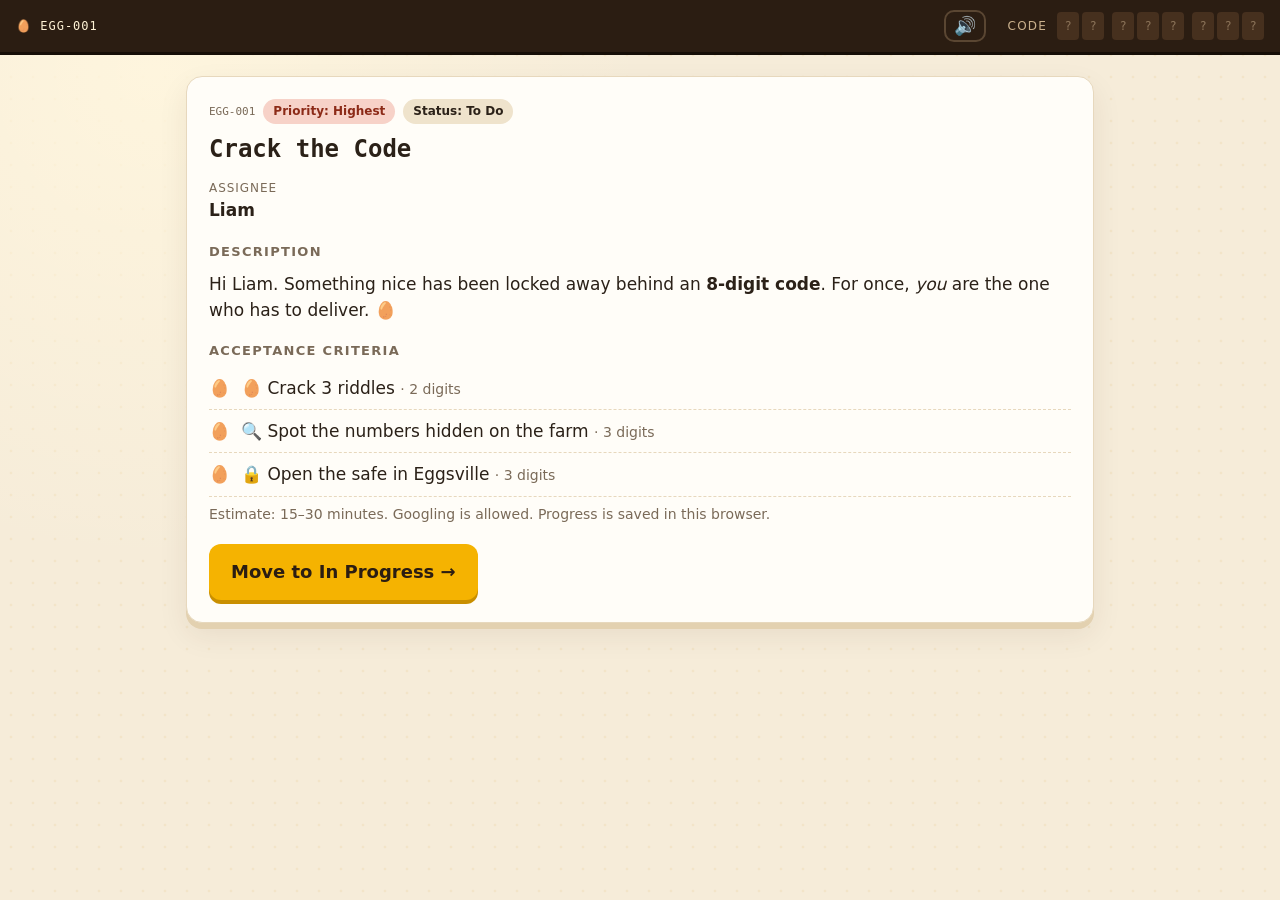
<file: index.html>
<!doctype html>
<html lang="en">
<head>
<meta charset="utf-8">
<meta name="viewport" content="width=device-width, initial-scale=1">

<!--
  Security policy: the page may only run its own scripts from this site, may only
  load fonts from Google Fonts, cannot send data anywhere (connect-src 'none'),
  and cannot submit forms or embed other pages.
-->
<meta http-equiv="Content-Security-Policy" content="
  default-src 'none';
  script-src 'self';
  style-src 'self' 'unsafe-inline' https://fonts.googleapis.com;
  font-src https://fonts.gstatic.com;
  img-src 'self' data:;
  connect-src 'none';
  form-action 'none';
  base-uri 'none';
  object-src 'none'">
<!-- Don't tell other sites (e.g. Pastebin) which page the visitor came from. -->
<meta name="referrer" content="no-referrer">
<!-- Ask search engines not to list this page. -->
<meta name="robots" content="noindex, nofollow">

<title>EGG-001 · Crack the Code</title>
<link rel="icon" href="data:image/svg+xml,<svg xmlns='http://www.w3.org/2000/svg' viewBox='0 0 100 100'><text y='.9em' font-size='90'>🥚</text></svg>">
<link rel="preconnect" href="https://fonts.googleapis.com">
<link rel="preconnect" href="https://fonts.gstatic.com" crossorigin>
<link href="https://fonts.googleapis.com/css2?family=Nunito:wght@400;700;900&family=Press+Start+2P&display=swap" rel="stylesheet">
<link rel="stylesheet" href="style.css?v=7">
</head>
<body>

<!-- Top bar with the code collected so far (filled in by game.js) -->
<header class="hud">
  <div class="hud-title"><span aria-hidden="true">🥚</span> EGG-001</div>
  <button type="button" class="sound-toggle" id="soundToggle" aria-label="Turn music off">🔊</button>
  <div class="code-wrap">
    <span class="code-label">Code</span>
    <div class="code" id="code" aria-label="Collected code"></div>
  </div>
</header>

<!-- The current stage is drawn in here -->
<main id="app"></main>

<!-- Short popup messages -->
<div id="toast" class="toast" role="status" aria-live="polite"></div>

<!-- Order matters: settings and answer fingerprints, then the core, then each stage, then start. -->
<script src="js/config.js?v=7"></script>
<script src="js/answer-hashes.js?v=7"></script>
<script src="js/game.js?v=7"></script>
<script src="js/sounds.js?v=7"></script>
<script src="js/clue-timer.js?v=7"></script>
<script src="js/stage-1-riddles.js?v=7"></script>
<script src="js/stage-2-night-watch.js?v=7"></script>
<script src="js/village-art.js?v=7"></script>
<script src="js/village-places.js?v=7"></script>
<script src="js/stage-3-village.js?v=7"></script>
<script src="js/stage-4-finale.js?v=7"></script>
<script src="js/start.js?v=7"></script>
</body>
</html>
</file>
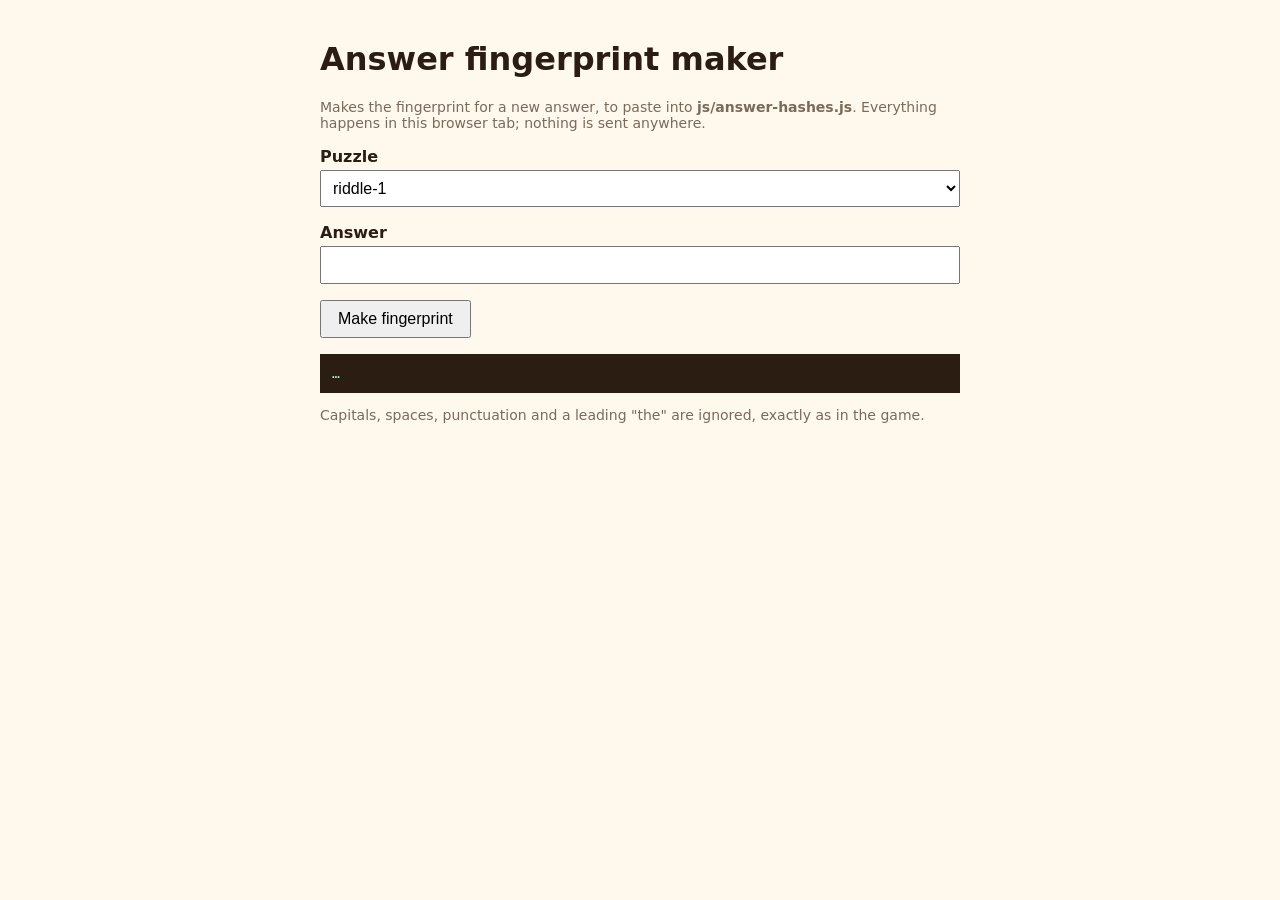
<file: tools/make-hash.html>
<!doctype html>
<html lang="en">
<head>
<meta charset="utf-8">
<meta name="viewport" content="width=device-width, initial-scale=1">
<!-- Same strict security policy as the game: no outside scripts, no network. -->
<meta http-equiv="Content-Security-Policy" content="default-src 'none'; script-src 'self'; style-src 'self' 'unsafe-inline'; connect-src 'none'; form-action 'none'; base-uri 'none'; object-src 'none'">
<meta name="robots" content="noindex, nofollow">
<title>Answer fingerprint maker</title>
<style>
  body { font-family: system-ui, sans-serif; max-width: 640px; margin: 40px auto; padding: 0 16px; background: #fff8ec; color: #2b1d12; }
  label { display: block; margin: 16px 0 4px; font-weight: 700; }
  input, select { font-size: 16px; padding: 8px; width: 100%; box-sizing: border-box; }
  button { margin-top: 16px; font-size: 16px; padding: 8px 16px; }
  code { display: block; margin-top: 16px; padding: 12px; background: #2b1d12; color: #9dffd6; word-break: break-all; }
  .muted { color: #7a6a5a; font-size: 14px; }
</style>
</head>
<body>
<h1>Answer fingerprint maker</h1>
<p class="muted">Makes the fingerprint for a new answer, to paste into <b>js/answer-hashes.js</b>.
Everything happens in this browser tab; nothing is sent anywhere.</p>

<form id="form" autocomplete="off">
  <label for="puzzle">Puzzle</label>
  <select id="puzzle">
    <option>riddle-1</option><option>riddle-2</option><option>riddle-3</option>
    <option>night</option><option>village</option>
  </select>
  <label for="answer">Answer</label>
  <input id="answer" type="text" spellcheck="false">
  <button>Make fingerprint</button>
</form>
<code id="result">…</code>
<p class="muted">Capitals, spaces, punctuation and a leading "the" are ignored, exactly as in the game.</p>

<script src="../js/config.js"></script>
<script src="../js/game.js"></script>
<script src="make-hash.js"></script>
</body>
</html>
</file>
<file: style.css>
:root {
  --bg: #f6ecd9;
  --card: #fffdf8;
  --ink: #2b2118;
  --muted: #7a6a58;
  --line: #e7d8bd;
  --yolk: #f5b301;
  --yolk-d: #c98f00;
  --red: #c8432b;
  --green: #2f6b3a;
  --brown: #2b1d12;
  --pixel: 'Press Start 2P', ui-monospace, monospace;
  --body: 'Nunito', system-ui, -apple-system, 'Segoe UI', sans-serif;
}

* { box-sizing: border-box; }
html, body { margin: 0; }
body {
  background-color: var(--bg);
  background-image:
    radial-gradient(circle at 12% 8%, rgba(255, 246, 222, .9) 0, transparent 35%),
    radial-gradient(rgba(201, 143, 0, .08) 1.5px, transparent 1.6px);
  background-size: auto, 22px 22px;
  color: var(--ink);
  font-family: var(--body);
  font-size: 17px;
  line-height: 1.55;
  min-height: 100vh;
  overflow-x: hidden;
}

/* ---------- HUD ---------- */
.hud {
  position: sticky; top: 0; z-index: 30;
  display: flex; align-items: center; justify-content: space-between; gap: 10px; flex-wrap: wrap;
  padding: 10px 16px;
  background: var(--brown); color: #fff3d6;
  box-shadow: 0 3px 0 #160e07;
}
.sound-toggle { margin-left: auto; margin-right: 12px; background: none; border: 2px solid #5a4632; border-radius: 10px;
  font-size: 18px; line-height: 1; padding: 5px 8px; cursor: pointer; }
.sound-toggle:hover { border-color: var(--yolk); }
.hud-title { font-family: var(--pixel); font-size: 12px; letter-spacing: 1px; }
.code-wrap { display: flex; align-items: center; gap: 10px; }
.code-label { font-size: 12px; text-transform: uppercase; letter-spacing: .1em; color: #c9b08c; }
.code { display: flex; gap: 8px; }
.code .grp { display: flex; gap: 3px; }
.code .d {
  width: 22px; height: 28px; display: grid; place-items: center;
  background: #46301e; border-radius: 4px;
  font-family: var(--pixel); font-size: 12px; color: #8a7258;
}
.code .d.on { background: var(--yolk); color: var(--brown); }
.code .d.pop { animation: pop .7s ease; }
@keyframes pop { 0% { transform: scale(.3) rotate(-20deg); } 60% { transform: scale(1.35); } 100% { transform: scale(1); } }

/* ---------- Layout ---------- */
main { max-width: 940px; margin: 0 auto; padding: 24px 16px 72px; }
.card {
  background: var(--card); border: 1px solid var(--line); border-radius: 16px; padding: 22px;
  box-shadow: 0 6px 0 #e3d1b0, 0 12px 30px rgba(60, 40, 10, .08);
}
.card + .card, .card + .game-wrap, .scene-wrap + .card { margin-top: 18px; }
h1 { font-family: var(--pixel); font-size: clamp(17px, 4vw, 24px); line-height: 1.45; margin: .35em 0 .5em; }
h2 { font-size: 13px; text-transform: uppercase; letter-spacing: .1em; color: var(--muted); margin: 1.4em 0 .4em; }
h3 { margin: 0 0 .5em; font-size: 20px; }
p { margin: .5em 0; }
.kicker { font-size: 13px; font-weight: 900; text-transform: uppercase; letter-spacing: .1em; color: var(--yolk-d); }
.muted { color: var(--muted); }
.small { font-size: 14px; }
kbd {
  font-family: var(--pixel); font-size: 10px; background: #efe3cc; border: 1px solid #d6c3a0;
  border-bottom-width: 3px; border-radius: 5px; padding: 2px 5px;
}
.inline-code { font-family: var(--pixel); font-size: 15px; background: var(--yolk); padding: 3px 7px; border-radius: 6px; }

/* ---------- Buttons ---------- */
.btn {
  font: inherit; font-weight: 900; background: var(--yolk); color: var(--brown);
  border: 0; border-radius: 12px; padding: 11px 18px; cursor: pointer;
  box-shadow: 0 4px 0 var(--yolk-d); transition: transform .08s, box-shadow .08s;
  text-decoration: none; display: inline-block;
}
.btn:hover { filter: brightness(1.05); }
.btn:active { transform: translateY(3px); box-shadow: 0 1px 0 var(--yolk-d); }
.btn-big { font-size: 18px; padding: 14px 22px; margin-top: 12px; }
.btn-ghost { background: #efe3cc; box-shadow: 0 4px 0 #d6c3a0; }
.link { background: none; border: 0; color: var(--muted); text-decoration: underline; cursor: pointer; font: inherit; padding: 0; }

/* ---------- Toast ---------- */
.toast {
  position: fixed; left: 50%; bottom: 24px; z-index: 60;
  transform: translate(-50%, 30px); opacity: 0; pointer-events: none;
  background: var(--brown); color: #fff3d6; padding: 10px 16px; border-radius: 12px;
  font-weight: 700; max-width: calc(100vw - 32px); text-align: center;
  transition: opacity .25s, transform .25s;
}
.toast.show { opacity: 1; transform: translate(-50%, 0); }

/* ---------- Intro ticket ---------- */
.ticket-head { display: flex; flex-wrap: wrap; gap: 8px; align-items: center; }
.ticket-key { font-family: var(--pixel); font-size: 11px; color: var(--muted); }
.pill { font-size: 12px; font-weight: 900; padding: 3px 10px; border-radius: 999px; background: #efe3cc; }
.pill-red { background: #f7d2c8; color: #8c2a17; }
.ticket-meta { display: flex; flex-wrap: wrap; gap: 8px 28px; margin: 0; }
.ticket-meta dt { font-size: 12px; text-transform: uppercase; letter-spacing: .08em; color: var(--muted); }
.ticket-meta dd { margin: 0; font-weight: 900; }
.checklist { list-style: none; padding: 0; margin: 0; }
.checklist li { padding: 8px 0 8px 32px; position: relative; border-bottom: 1px dashed var(--line); }
.checklist li::before { content: '🥚'; position: absolute; left: 0; }
.checklist li span { color: var(--muted); font-size: 14px; }

/* ---------- Stage 1: riddles ---------- */
.riddles { display: grid; grid-template-columns: 260px 1fr; gap: 24px; align-items: center; }
@media (max-width: 680px) { .riddles { grid-template-columns: 1fr; } .egg-wrap { max-width: 200px; margin: 0 auto; } }
.egg-svg { width: 100%; height: auto; display: block; overflow: visible; }
.egg-svg.wobble { animation: wobble .6s ease; transform-origin: 50% 90%; }
@keyframes wobble { 0%,100% { transform: rotate(0); } 25% { transform: rotate(-6deg); } 50% { transform: rotate(5deg); } 75% { transform: rotate(-3deg); } }
.egg-svg .crack { fill: none; stroke: #6b4f2a; stroke-width: 3; stroke-linejoin: round; stroke-linecap: round; stroke-dasharray: 1; stroke-dashoffset: 1; transition: stroke-dashoffset .6s ease; }
.egg-svg .crack.on { stroke-dashoffset: 0; }
.egg-svg .shell-top { transform-box: fill-box; transform-origin: 50% 100%; transition: transform 1s cubic-bezier(.3,1.4,.5,1), opacity 1s; }
.egg-svg.hatched .shell-top { transform: translate(-70px, -60px) rotate(-40deg); opacity: 0; }
.egg-svg.hatched .cracks { opacity: 0; transition: opacity .2s; }
.egg-svg .chick { opacity: 0; transform: translateY(40px); transition: transform .8s .4s cubic-bezier(.3,1.5,.5,1), opacity .4s .4s; }
.egg-svg.hatched .chick { opacity: 1; transform: translateY(-8px); }
.sign-digits { font-family: var(--pixel); font-size: 26px; fill: var(--brown); }
.riddle .q { font-size: 18px; margin: .6em 0 .8em; }
.verse { font-family: Georgia, 'Times New Roman', serif; font-style: italic; font-size: 18px; line-height: 1.6;
  margin: .6em 0; padding: 10px 16px; background: #f6edd8; border-left: 5px solid var(--yolk); border-radius: 8px; }
.card form { display: flex; gap: 8px; flex-wrap: wrap; }
.card input {
  flex: 1 1 200px; font: inherit; font-size: 18px; padding: 11px 14px; border-radius: 12px;
  border: 2px solid var(--line); background: #fff; color: var(--ink); min-width: 0;
}
.card input:focus { outline: none; border-color: var(--yolk); }
.row { margin-top: 10px; }
.msg { min-height: 1.5em; font-weight: 700; margin: .4em 0 0; }
.msg.bad { color: var(--red); }
.msg.hint { color: var(--green); }
.shake { animation: shake .4s ease; }
@keyframes shake { 0%,100% { transform: translateX(0); } 20% { transform: translateX(-8px); } 40% { transform: translateX(7px); } 60% { transform: translateX(-5px); } 80% { transform: translateX(3px); } }

/* ---------- Stage 2: spot the numbers ---------- */
.scene-wrap { margin-top: 18px; border-radius: 16px; overflow: hidden; border: 4px solid var(--brown); box-shadow: 0 6px 0 #160e07; background: #7cbf5a; }
.farm { display: block; width: 100%; height: auto; touch-action: none; cursor: zoom-in; user-select: none; -webkit-user-select: none; }
.lens-rim { fill: none; stroke: #2b1d12; stroke-width: 4; }


/* ---------- Stage 3: village ---------- */
.village-bar { display: flex; justify-content: space-between; align-items: center; gap: 10px; margin-top: 18px; }
.place-name { font-family: var(--pixel); font-size: 12px; }
.btn-small { font-size: 15px; padding: 7px 12px; }
.game-wrap { position: relative; margin-top: 10px; border-radius: 12px; overflow: hidden; border: 4px solid var(--brown); box-shadow: 0 6px 0 #160e07; background: #1a0f06; }
.game-wrap canvas { display: block; width: 100%; height: auto; image-rendering: pixelated; image-rendering: crisp-edges; }
.prompt {
  position: absolute; left: 50%; top: 10px; transform: translateX(-50%);
  background: rgba(26, 15, 6, .88); color: #fff3d6; padding: 6px 12px; border-radius: 8px;
  font-weight: 900; font-size: 14px; white-space: nowrap; pointer-events: none;
  opacity: 0; transition: opacity .15s;
}
.prompt.show { opacity: 1; }
.prompt b { font-family: var(--pixel); font-size: 10px; background: var(--yolk); color: var(--brown); padding: 2px 6px; border-radius: 4px; margin-right: 6px; }
.pad { display: flex; justify-content: space-between; align-items: center; margin-top: 14px; touch-action: none; user-select: none; -webkit-user-select: none; }
.dpad { display: grid; grid-template-columns: repeat(3, 58px); grid-template-rows: repeat(3, 58px); gap: 2px; }
.dpad button, .act {
  font: inherit; font-size: 20px; border: 0; border-radius: 12px; background: var(--brown); color: #fff3d6;
  box-shadow: 0 4px 0 #160e07; touch-action: none;
}
.dpad button:active, .dpad button.held, .act:active { transform: translateY(3px); box-shadow: 0 1px 0 #160e07; }
.dpad [data-direction="up"] { grid-column: 2; grid-row: 1; }
.dpad [data-direction="left"] { grid-column: 1; grid-row: 2; }
.dpad [data-direction="right"] { grid-column: 3; grid-row: 2; }
.dpad [data-direction="down"] { grid-column: 2; grid-row: 3; }
.act { width: 92px; height: 92px; border-radius: 50%; background: var(--yolk); color: var(--brown); box-shadow: 0 5px 0 var(--yolk-d); font-family: var(--pixel); font-size: 18px; }
.touch-only { display: none; }
@media (hover: hover) and (pointer: fine) { .pad { display: none; } }
@media (hover: none) { .touch-only { display: inline; } .desk-only { display: none; } }

.dialog { position: fixed; inset: 0; z-index: 50; background: rgba(20, 12, 4, .55); display: grid; place-items: center; padding: 16px; }
.dialog[hidden] { display: none; }
.dlg-inner {
  width: min(580px, 100%); max-height: 86vh; overflow: auto;
  background: var(--card); border-radius: 16px; padding: 20px; border: 4px solid var(--brown);
  box-shadow: 0 8px 0 #160e07; animation: dlgIn .18s ease;
}
@keyframes dlgIn { from { transform: translateY(14px) scale(.97); opacity: 0; } }
.dlg-actions { display: flex; justify-content: flex-end; gap: 10px; margin-top: 16px; flex-wrap: wrap; }
.speaker { display: flex; gap: 14px; align-items: flex-start; }
.avatar { flex: 0 0 52px; height: 52px; border-radius: 12px; display: grid; place-items: center; font-family: var(--pixel); font-size: 16px; color: #fff; }
.speaker .who { font-weight: 900; font-size: 14px; text-transform: uppercase; letter-spacing: .08em; color: var(--muted); }
.speaker p { font-size: 18px; margin: 2px 0 0; }
.laws { margin: 10px 0; padding: 14px 18px; background: #f6edd8; border-left: 5px solid var(--yolk); border-radius: 8px; font-family: Georgia, 'Times New Roman', serif; }
.laws ol { margin: 8px 0 0; padding-left: 22px; }
.laws li { margin: 6px 0; }
.lib { list-style: none; margin: 10px 0; padding: 8px; background: #1b2330; border-radius: 10px; color: #dfe7f2; }
.lib li { display: flex; align-items: center; gap: 10px; padding: 8px; border-radius: 6px; }
.lib li:nth-child(odd) { background: #222c3c; }
.lib-icon { width: 28px; height: 28px; border-radius: 6px; flex: 0 0 28px; }
.lib-name { flex: 1; font-weight: 700; }
.lib-h { font-family: var(--pixel); font-size: 10px; color: #9fc3ec; white-space: nowrap; }
.tag { font-family: var(--pixel); font-size: 7px; padding: 3px 4px; border-radius: 4px; color: #fff; white-space: nowrap; }
.kanban { display: grid; grid-template-columns: repeat(4, 1fr); gap: 8px; margin: 10px 0; }
@media (max-width: 560px) { .kanban { grid-template-columns: 1fr 1fr; } }
.kanban > div { background: #f3e8d2; border-radius: 10px; padding: 8px; }
.kanban h4 { margin: 0 0 6px; font-size: 12px; text-transform: uppercase; letter-spacing: .06em; color: var(--muted); }
.kanban ul { list-style: none; margin: 0; padding: 0; }
.kb-card { background: #fff; border-radius: 8px; padding: 6px; margin-bottom: 6px; font-size: 13px; font-weight: 700; line-height: 1.5; box-shadow: 0 2px 0 #e3d1b0; }
.kb-flag { box-shadow: inset 4px 0 0 var(--red), 0 2px 0 #e3d1b0; }
.spines { margin: 8px 0; padding-left: 28px; font-family: Georgia, 'Times New Roman', serif; font-size: 17px; }
.spines li { margin: 3px 0; }
.notes { margin: 8px 0; padding-left: 20px; }
.notes li { margin: 6px 0; }
.t-EGG { background: #e2a400; }
.t-DEV { background: #3a6fc4; }
.t-OPS { background: #2f8a4c; }
.t-HR { background: #c4467d; }
.t-QA { background: #7a4fc4; }
.kp-screen { display: flex; gap: 10px; justify-content: center; margin: 14px 0 6px; }
.kp-screen span { width: 52px; height: 62px; display: grid; place-items: center; background: #14240f; color: #6dff6d; font-family: var(--pixel); font-size: 22px; border-radius: 8px; }
.kp-msg { text-align: center; min-height: 1.6em; font-weight: 900; color: var(--red); }
.kp-msg.good { color: var(--green); }
.kp-grid { display: grid; grid-template-columns: repeat(3, 1fr); gap: 8px; max-width: 260px; margin: 8px auto 0; }
.kp-grid button { font-family: var(--pixel); font-size: 16px; padding: 14px 0; border: 0; border-radius: 10px; background: #3a3a40; color: #fff; box-shadow: 0 4px 0 #1e1e22; cursor: pointer; }
.kp-grid button:active { transform: translateY(3px); box-shadow: 0 1px 0 #1e1e22; }
.kp-grid button[data-key="OK"] { background: var(--green); box-shadow: 0 4px 0 #1c4224; }
.kp-screen.shake { animation: shake .4s ease; }
.safe-cols { align-items: flex-start; }
.safe-col { display: flex; flex-direction: column; align-items: center; gap: 6px; }
.kp-screen .safe-col .pic { width: 52px; height: 40px; background: #f6edd8; color: inherit; font-family: inherit; font-size: 24px; border-radius: 8px; }

/* Stage 3 popups */
.center { text-align: center; }
.big-line { font-size: 18px; line-height: 1.5; margin: 4px 0; }
.rules { display: flex; justify-content: center; gap: 10px; flex-wrap: wrap; margin: 12px 0 4px; }
.rules span { background: #f6edd8; border-radius: 10px; padding: 8px 12px; font-weight: 900; }
.shelf { display: flex; flex-direction: column; align-items: center; gap: 3px; padding: 12px; background: #3d2410; border-bottom: 10px solid #5b371a; border-radius: 6px; }
.book { display: block; color: #fff8e6; font-weight: 900; font-size: 15px; text-align: center;
  padding: 7px 12px; border-radius: 3px; box-shadow: inset 0 -3px 0 rgba(0,0,0,.25), inset 6px 0 0 rgba(255,255,255,.12); }
.book:nth-child(odd) { margin-left: 18px; }
.book:nth-child(3n) { margin-right: 22px; }
.fact { background: #eef6e6; border-left: 5px solid var(--green); border-radius: 8px; padding: 10px 14px; margin: 10px 0 0; }
.clue-bar { display: flex; align-items: center; gap: 8px; flex-wrap: wrap; justify-content: flex-end; }
.clue-countdown { font-weight: 900; font-size: 14px; color: var(--muted); font-variant-numeric: tabular-nums; }
.clue-bar .btn.ready { animation: pulse 1s ease-in-out infinite alternate; }
@keyframes pulse { to { transform: scale(1.08); } }
.clue-bar .btn:disabled { opacity: .45; cursor: not-allowed; box-shadow: none; }
.clue-pick { display: flex; flex-direction: column; gap: 10px; margin-top: 12px; }
.clue-pick .btn { display: flex; justify-content: space-between; align-items: center; text-align: left; }
.clue-pick .btn small { font-weight: 700; opacity: .7; }
.clue-pick .btn:disabled { opacity: .4; cursor: not-allowed; box-shadow: none; }
.clue-list { padding-left: 18px; }
.clue-list li { margin: 10px 0; }
#clueBar { margin-top: 14px; }
.village-bar #clueBar { margin-top: 0; }
.mirror { display: block; width: min(220px, 60vw); height: auto; margin: 0 auto 8px; }

/* ---------- Finale ---------- */
.finale { text-align: center; }
.gold { width: min(260px, 70vw); height: auto; display: block; margin: 0 auto; overflow: visible; }
.gold .rays { transform-origin: 100px 124px; animation: spin 18s linear infinite; }
@keyframes spin { to { transform: rotate(360deg); } }
.gold .egg { transform-origin: 100px 190px; animation: wobble 1.6s ease-in-out infinite; }
.big-code { display: flex; justify-content: center; gap: 6px; flex-wrap: wrap; margin: 12px 0; }
.big-code span {
  width: 44px; height: 56px; display: grid; place-items: center; background: var(--yolk); color: var(--brown);
  font-family: var(--pixel); font-size: 20px; border-radius: 8px; box-shadow: 0 4px 0 var(--yolk-d);
  animation: pop .6s ease;
}
@media (max-width: 420px) { .big-code span { width: 34px; height: 46px; font-size: 15px; } }
.big-code .gap { width: 8px; background: none; box-shadow: none; }
.sign-off { font-weight: 900; margin-top: 18px; }
.confetti { position: fixed; inset: 0; pointer-events: none; z-index: 40; }

@media (prefers-reduced-motion: reduce) {
  *, *::before, *::after { animation-duration: .01ms !important; animation-iteration-count: 1 !important; transition-duration: .01ms !important; }
}
</file>
